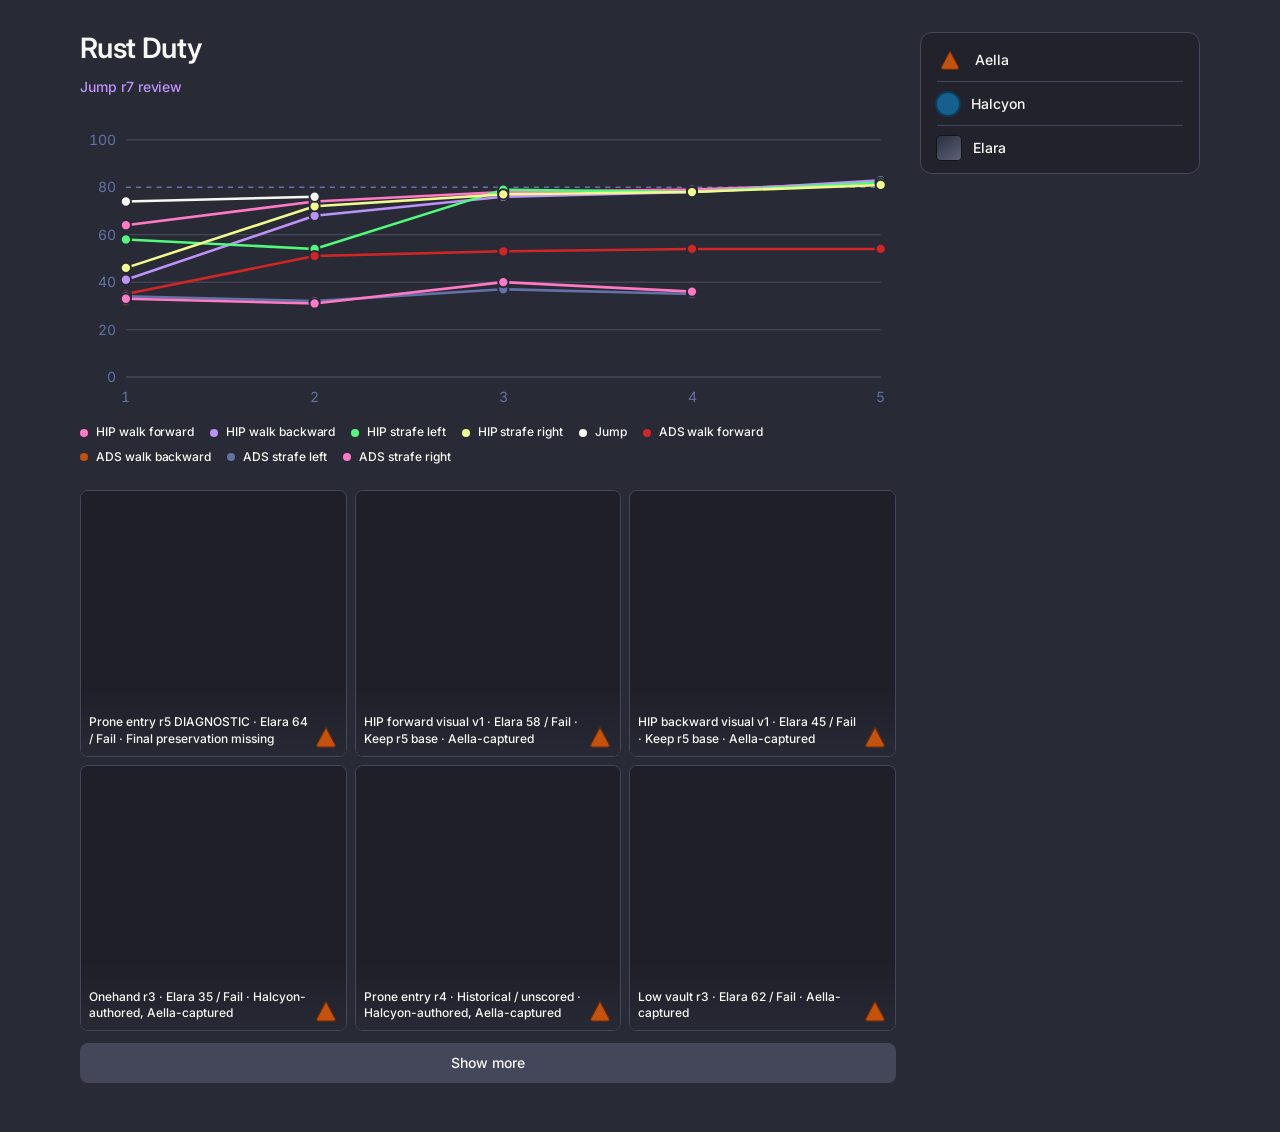
<file: index.html>
<!doctype html>
<html lang="en">
<head>
<meta charset="utf-8">
<meta name="viewport" content="width=device-width, initial-scale=1">
<title>Rust Duty Media</title>
<meta name="description" content="Rust Duty preview grid. Clip data lives in previews.json.">
<meta name="theme-color" content="#282a36">
<link rel="preconnect" href="https://fonts.googleapis.com">
<link rel="preconnect" href="https://fonts.gstatic.com" crossorigin>
<link href="https://fonts.googleapis.com/css2?family=Inter:wght@400;500;600;700&amp;display=swap" rel="stylesheet">
<link rel="stylesheet" href="styles.css">
<script defer src="gallery.js?v=20261014-prone-r5-verdict"></script>
</head>
<body>
<a class="skip" href="#media-grid">Skip to clips</a>
<div class="page">
<main class="media-column">
<h1>Rust Duty</h1>
<section id="aella-colab-results">
<a href="aella-results/jump-r7-colab-2026-10-04/">Jump r7 review</a>
</section>
<p class="media-note" id="media-note" aria-live="polite" hidden></p>
<section class="score-trend" id="score-trend" hidden aria-label="Score trend"></section>
<div class="media-grid" id="media-grid"></div>
<button type="button" class="show-more" id="show-more" hidden>Show more</button>
<div class="grid-sentinel" id="grid-sentinel" aria-hidden="true"></div>
</main>
<aside class="right-rail" aria-label="Agent status">
<section class="agent-card">
<ul class="agent-list" id="agent-list"></ul>
</section>
</aside>
</div>
<dialog id="clip-dialog" aria-label="Clip detail">
<div class="sheet-bar">
<button type="button" data-close>Close</button>
</div>
<div id="sheet-body"></div>
</dialog>
</body>
</html>
</file>
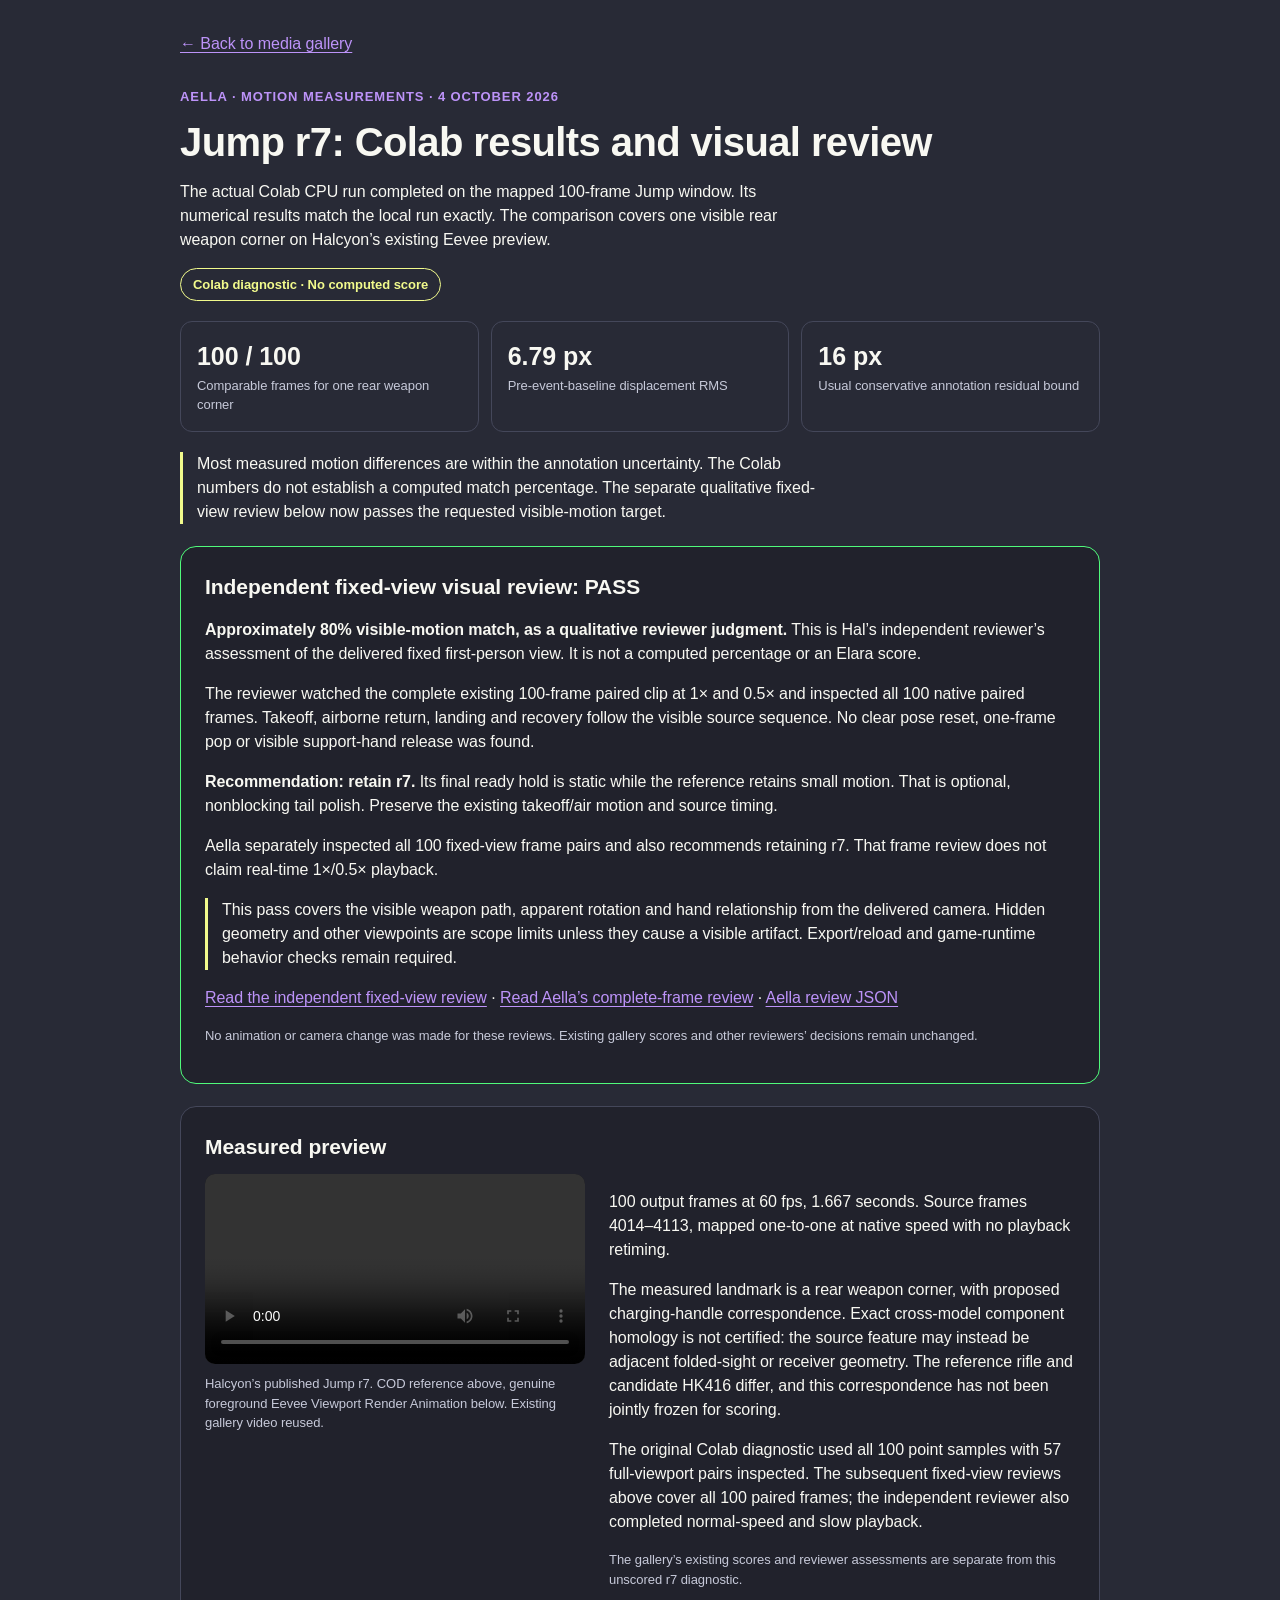
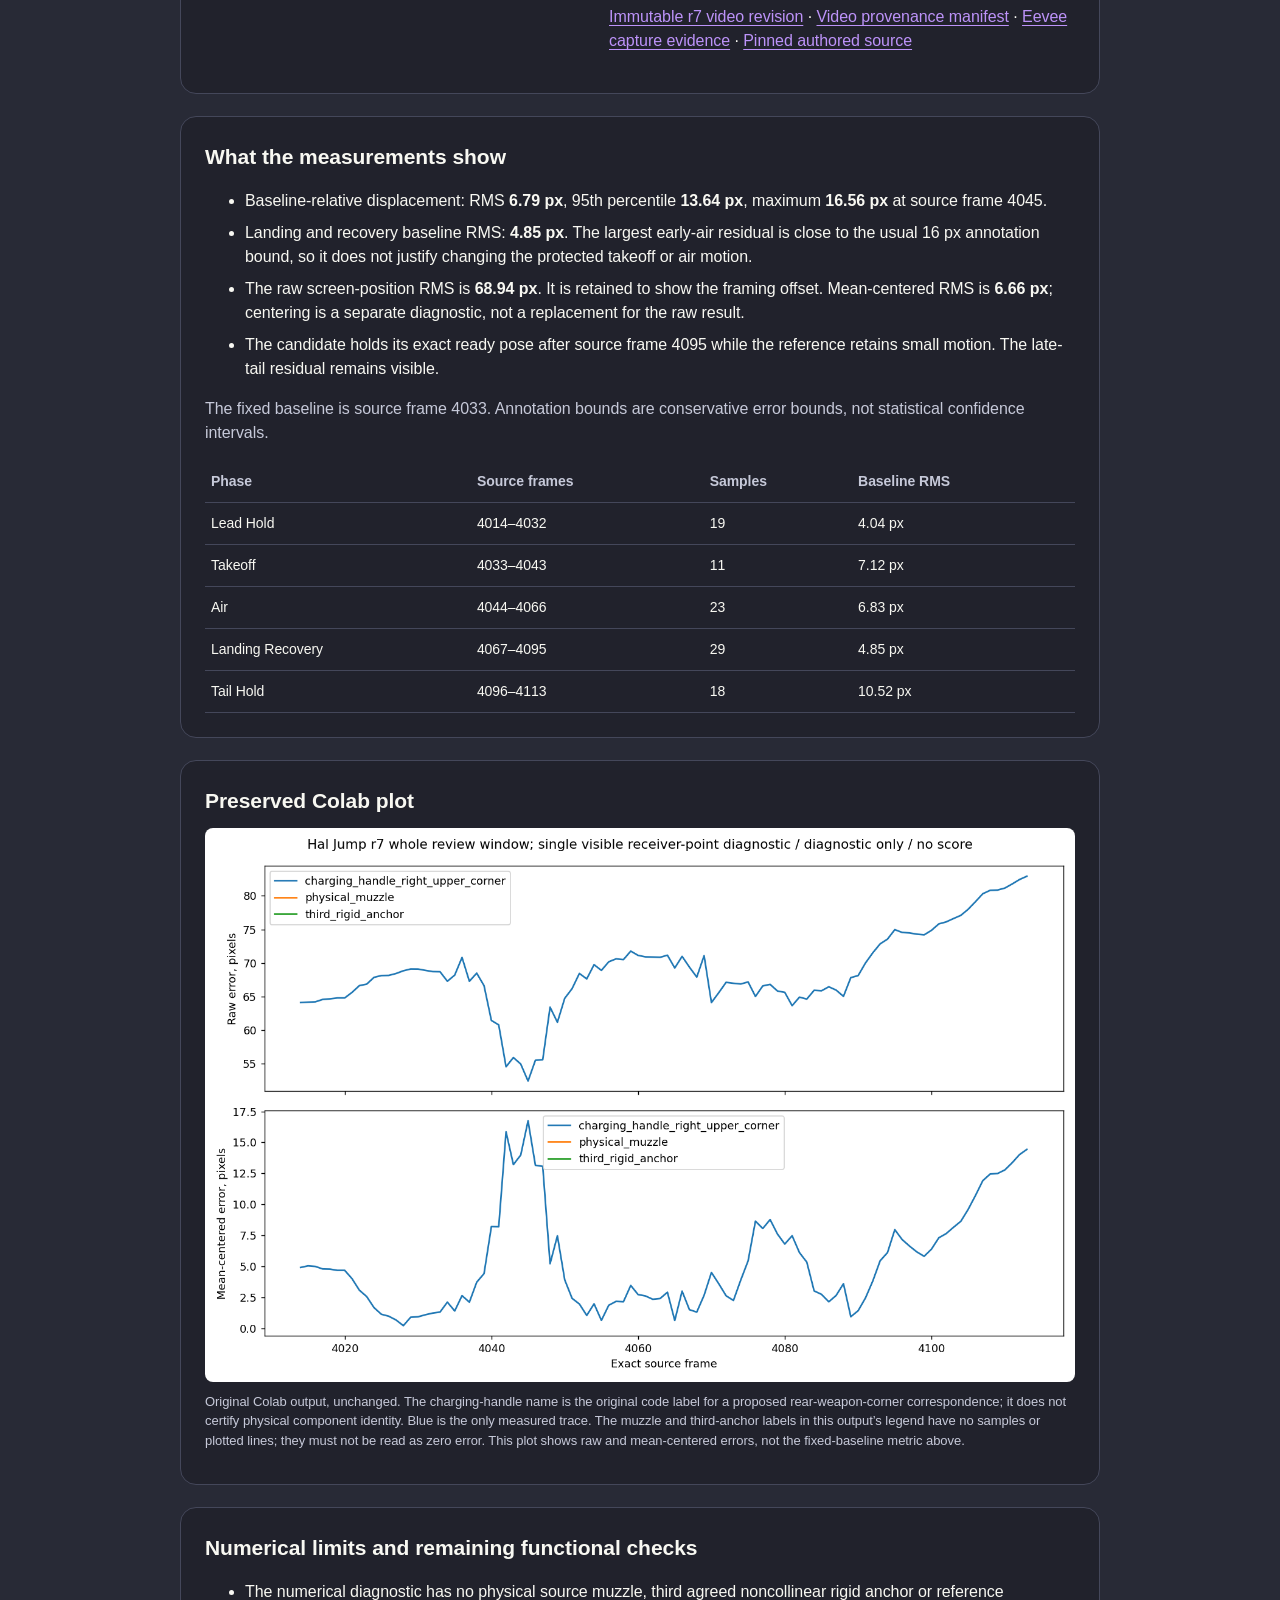
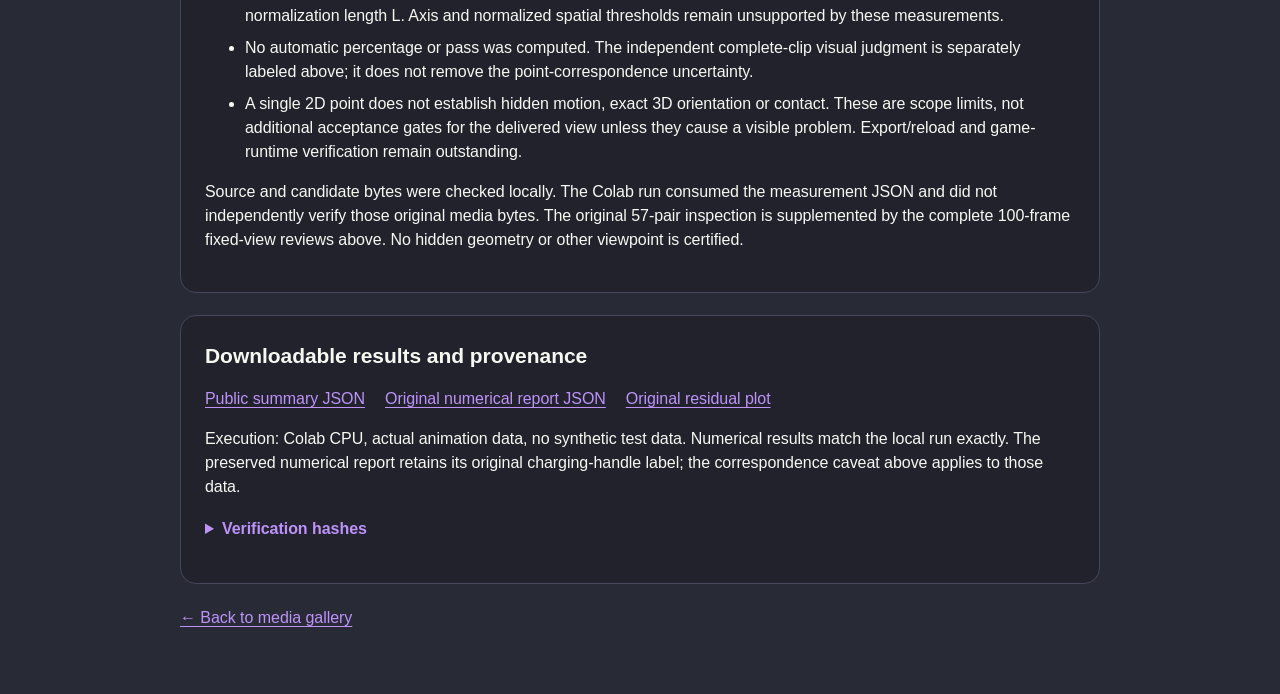
<file: aella-results/jump-r7-colab-2026-10-04/index.html>
<!doctype html>
<html lang="en">
<head>
<meta charset="utf-8">
<meta name="viewport" content="width=device-width,initial-scale=1">
<title>Jump r7 · Colab results and visual review · Rust Duty</title>
<meta name="description" content="Jump r7 Colab diagnostics and a separately labeled independent fixed-view visual pass. No computed match percentage; game-runtime checks remain.">
<meta name="theme-color" content="#282a36">
<link rel="stylesheet" href="../../styles.css">
<style>
.report{width:min(920px,calc(100% - 32px));margin:auto;padding:32px 0 64px}a{color:var(--purple);text-underline-offset:.18em}a:hover{color:var(--pink)}h1{font-size:clamp(26px,5vw,40px);line-height:1.1;margin:12px 0}h2{font-size:21px;margin:0 0 12px}h3{font-size:16px;margin:20px 0 8px}.muted{color:#c6c9d9}.kicker{color:var(--purple);font-size:13px;font-weight:700;letter-spacing:.07em;text-transform:uppercase}.summary{max-width:72ch}.badge{display:inline-block;padding:6px 12px;border:1px solid var(--yellow);border-radius:99px;color:var(--yellow);font-weight:700;font-size:13px}.card{background:#21222c;border:1px solid var(--current);border-radius:16px;padding:24px;margin:22px 0}.metrics{display:grid;grid-template-columns:repeat(3,minmax(0,1fr));gap:12px;margin:20px 0}.metric{border:1px solid var(--current);border-radius:12px;padding:16px}.metric strong{display:block;font-size:25px}.metric span{display:block;color:#c6c9d9;font-size:13px}.columns{display:grid;grid-template-columns:minmax(0,380px) minmax(0,1fr);gap:24px;align-items:start}.preview{width:100%;max-height:600px;background:#11121a;border-radius:10px;display:block}figure{margin:0}figcaption{margin:10px 0;font-size:13px;color:#c6c9d9}.plot{width:100%;height:auto;display:block;border-radius:8px}table{width:100%;border-collapse:collapse;font-size:14px}th,td{padding:10px 6px;border-bottom:1px solid var(--current);text-align:left}thead th{color:#c6c9d9}tbody th{font-weight:500}.table-scroll{overflow-x:auto}li{margin:8px 0}code{overflow-wrap:anywhere;word-break:break-word;font-size:12px}details{margin:18px 0}summary{cursor:pointer;color:var(--purple);font-weight:700}.file-links{display:flex;flex-wrap:wrap;gap:10px 20px}.notice{border-left:3px solid var(--yellow);padding-left:14px}.small{font-size:13px}.back{display:inline-block;margin-bottom:18px}
@media(max-width:680px){.columns{grid-template-columns:1fr}.metrics{grid-template-columns:1fr}.card{padding:18px}.report{width:calc(100% - 24px);padding-top:20px}.preview{max-height:560px}}
</style>
</head>
<body>
<main class="report">
<a class="back" href="../../">← Back to media gallery</a>
<p class="kicker">Aella · Motion measurements · 4 October 2026</p>
<h1>Jump r7: Colab results and visual review</h1>
<p class="summary">The actual Colab CPU run completed on the mapped 100-frame Jump window. Its numerical results match the local run exactly. The comparison covers one visible rear weapon corner on Halcyon’s existing Eevee preview.</p>
<p><span class="badge">Colab diagnostic · No computed score</span></p>
<div class="metrics" aria-label="Key measurements">
<div class="metric"><strong>100 / 100</strong><span>Comparable frames for one rear weapon corner</span></div>
<div class="metric"><strong>6.79 px</strong><span>Pre-event-baseline displacement RMS</span></div>
<div class="metric"><strong>16 px</strong><span>Usual conservative annotation residual bound</span></div>
</div>
<p class="notice summary">Most measured motion differences are within the annotation uncertainty. The Colab numbers do not establish a computed match percentage. The separate qualitative fixed-view review below now passes the requested visible-motion target.</p>
<section class="card" id="fixed-view-review" aria-labelledby="visual-review-title" style="border-color:var(--green)">
<h2 id="visual-review-title">Independent fixed-view visual review: PASS</h2>
<p><strong>Approximately 80% visible-motion match, as a qualitative reviewer judgment.</strong> This is Hal’s independent reviewer’s assessment of the delivered fixed first-person view. It is not a computed percentage or an Elara score.</p>
<p>The reviewer watched the complete existing 100-frame paired clip at 1× and 0.5× and inspected all 100 native paired frames. Takeoff, airborne return, landing and recovery follow the visible source sequence. No clear pose reset, one-frame pop or visible support-hand release was found.</p>
<p><strong>Recommendation: retain r7.</strong> Its final ready hold is static while the reference retains small motion. That is optional, nonblocking tail polish. Preserve the existing takeoff/air motion and source timing.</p>
<p>Aella separately inspected all 100 fixed-view frame pairs and also recommends retaining r7. That frame review does not claim real-time 1×/0.5× playback.</p>
<p class="notice">This pass covers the visible weapon path, apparent rotation and hand relationship from the delivered camera. Hidden geometry and other viewpoints are scope limits unless they cause a visible artifact. Export/reload and game-runtime behavior checks remain required.</p>
<p><a href="https://github.com/RHS059/rust_duty/blob/b303f9901519050cc81ac6a6af730e049f27db34/docs/verification/remaining_movement_hal/JUMP_R7_FIXED_VIEW_VISUAL_REVIEW.md">Read the independent fixed-view review</a> · <a href="https://github.com/RHS059/rust_duty/blob/e85504140522801ce65308301f61e3ccbdc66828/docs/verification/movement_comparison/jump_r7/VISIBLE_MOTION_REVIEW.md">Read Aella’s complete-frame review</a> · <a href="fixed-camera-review.json" download>Aella review JSON</a></p>
<p class="small muted">No animation or camera change was made for these reviews. Existing gallery scores and other reviewers’ decisions remain unchanged.</p>
</section>
<section class="card" aria-labelledby="preview-title">
<h2 id="preview-title">Measured preview</h2>
<div class="columns">
<figure>
<video class="preview" controls playsinline preload="metadata" src="../../media/jump_animation.mp4" aria-label="Jump r7: COD reference above, Eevee viewport preview below">Your browser does not support embedded video. <a href="../../media/jump_animation.mp4">Open the Jump preview</a>.</video>
<figcaption>Halcyon’s published Jump r7. COD reference above, genuine foreground Eevee Viewport Render Animation below. Existing gallery video reused.</figcaption>
</figure>
<div>
<p>100 output frames at 60 fps, 1.667 seconds. Source frames 4014–4113, mapped one-to-one at native speed with no playback retiming.</p>
<p>The measured landmark is a rear weapon corner, with proposed charging-handle correspondence. Exact cross-model component homology is not certified: the source feature may instead be adjacent folded-sight or receiver geometry. The reference rifle and candidate HK416 differ, and this correspondence has not been jointly frozen for scoring.</p>
<p>The original Colab diagnostic used all 100 point samples with 57 full-viewport pairs inspected. The subsequent fixed-view reviews above cover all 100 paired frames; the independent reviewer also completed normal-speed and slow playback.</p>
<p class="small muted">The gallery’s existing scores and reviewer assessments are separate from this unscored r7 diagnostic.</p>
<p><a href="https://github.com/RHS059/rust_duty_updates/blob/84e9ed1bacf56a12243e7668a672a0ba0e76ec83/media/jump_animation.mp4">Immutable r7 video revision</a> · <a href="../../media/jump_animation.manifest.json">Video provenance manifest</a> · <a href="https://github.com/RHS059/rust_duty/tree/e9317f90ea171976306e2f17c111325d948ea357/assets/authoring/jump/review/r7">Eevee capture evidence</a> · <a href="https://github.com/RHS059/rust_duty/blob/4363837e46ee89b5ca8baa1b5c08e1e3f81cac91/assets/authoring/jump/halcyon_jump.blend">Pinned authored source</a></p>
</div>
</div>
</section>
<section class="card" aria-labelledby="measurement-title">
<h2 id="measurement-title">What the measurements show</h2>
<ul>
<li>Baseline-relative displacement: RMS <strong>6.79 px</strong>, 95th percentile <strong>13.64 px</strong>, maximum <strong>16.56 px</strong> at source frame 4045.</li>
<li>Landing and recovery baseline RMS: <strong>4.85 px</strong>. The largest early-air residual is close to the usual 16 px annotation bound, so it does not justify changing the protected takeoff or air motion.</li>
<li>The raw screen-position RMS is <strong>68.94 px</strong>. It is retained to show the framing offset. Mean-centered RMS is <strong>6.66 px</strong>; centering is a separate diagnostic, not a replacement for the raw result.</li>
<li>The candidate holds its exact ready pose after source frame 4095 while the reference retains small motion. The late-tail residual remains visible.</li>
</ul>
<p class="muted">The fixed baseline is source frame 4033. Annotation bounds are conservative error bounds, not statistical confidence intervals.</p>
<div class="table-scroll"><table><thead><tr><th scope="col">Phase</th><th scope="col">Source frames</th><th scope="col">Samples</th><th scope="col">Baseline RMS</th></tr></thead><tbody><tr><th scope="row">Lead Hold</th><td>4014–4032</td><td>19</td><td>4.04 px</td></tr>
<tr><th scope="row">Takeoff</th><td>4033–4043</td><td>11</td><td>7.12 px</td></tr>
<tr><th scope="row">Air</th><td>4044–4066</td><td>23</td><td>6.83 px</td></tr>
<tr><th scope="row">Landing Recovery</th><td>4067–4095</td><td>29</td><td>4.85 px</td></tr>
<tr><th scope="row">Tail Hold</th><td>4096–4113</td><td>18</td><td>10.52 px</td></tr></tbody></table></div>
</section>
<section class="card" aria-labelledby="plot-title">
<h2 id="plot-title">Preserved Colab plot</h2>
<figure><a href="colab-residuals.png"><img class="plot" src="colab-residuals.png" width="1430" height="910" alt="Colab plot of raw and mean-centered rear-weapon-corner errors over source frames 4014 to 4113."></a><figcaption>Original Colab output, unchanged. The charging-handle name is the original code label for a proposed rear-weapon-corner correspondence; it does not certify physical component identity. Blue is the only measured trace. The muzzle and third-anchor labels in this output’s legend have no samples or plotted lines; they must not be read as zero error. This plot shows raw and mean-centered errors, not the fixed-baseline metric above.</figcaption></figure>
</section>
<section class="card" aria-labelledby="limits-title">
<h2 id="limits-title">Numerical limits and remaining functional checks</h2>
<ul>
<li>The numerical diagnostic has no physical source muzzle, third agreed noncollinear rigid anchor or reference normalization length L. Axis and normalized spatial thresholds remain unsupported by these measurements.</li>
<li>No automatic percentage or pass was computed. The independent complete-clip visual judgment is separately labeled above; it does not remove the point-correspondence uncertainty.</li>
<li>A single 2D point does not establish hidden motion, exact 3D orientation or contact. These are scope limits, not additional acceptance gates for the delivered view unless they cause a visible problem. Export/reload and game-runtime verification remain outstanding.</li>
</ul>
<p>Source and candidate bytes were checked locally. The Colab run consumed the measurement JSON and did not independently verify those original media bytes. The original 57-pair inspection is supplemented by the complete 100-frame fixed-view reviews above. No hidden geometry or other viewpoint is certified.</p>
</section>
<section class="card" aria-labelledby="files-title">
<h2 id="files-title">Downloadable results and provenance</h2>
<p class="file-links"><a href="summary.json" download>Public summary JSON</a><a href="colab-report.json" download>Original numerical report JSON</a><a href="colab-residuals.png" download>Original residual plot</a></p>
<p>Execution: Colab CPU, actual animation data, no synthetic test data. Numerical results match the local run exactly. The preserved numerical report retains its original charging-handle label; the correspondence caveat above applies to those data.</p>
<details><summary>Verification hashes</summary>
<p class="small">Preserved Colab ZIP SHA-256<br><code>07692c3be1bb51b78ac6693bb7fff31dfd7a5b4f57609c992fa930523c19eeca</code></p>
<p class="small">Executed comparison module SHA-256<br><code>14a1f523709ea6f4221508e2138df1764c1cf91a4f880178b38cb325fbfd993c</code></p>
<p class="small">Measured r7 preview SHA-256<br><code>9584dd3e3c852ff810caa608d3c7afd003b19d3b5548302a326e6d87c0f29b3e</code></p>
<p class="small">Original native Eevee archive SHA-256<br><code>12e5aee93e50a2bc2f5b1763ee5e5afee9b4fe2477102cd07db85469e8a7e504</code></p>
<p class="small">The exact executed module is pinned in the report. Later local metadata and empty-legend handling changes do not change the matching numerical results.</p>
</details>
</section>
<a href="../../">← Back to media gallery</a>
</main>
</body>
</html>
</file>
<file: styles.css>
:root {
  --bg: #282a36;
  --surface: #21222c;
  --current: #44475a;
  --fg: #f8f8f2;
  --comment: #6272a4;
  --cyan: #15608f;
  --green: #50fa7b;
  --orange: #c4510c;
  --pink: #ff79c6;
  --purple: #bd93f9;
  --red: #d42525;
  --yellow: #f1fa8c;
  --font: "Inter", "Segoe UI", sans-serif;
}
* { box-sizing: border-box; }
html { color-scheme: dark; }
html, body { margin: 0; background: var(--bg); color: var(--fg); }
body {
  font-family: var(--font);
  font-size: 16px;
  font-weight: 400;
  line-height: 1.5;
  letter-spacing: -0.05px;
  min-height: 100vh;
  -webkit-tap-highlight-color: transparent;
}
button, a { font-family: inherit; color: inherit; touch-action: manipulation; }
.skip {
  position: absolute;
  left: 8px;
  top: 8px;
  z-index: 5;
  transform: translateY(-140%);
  background: var(--purple);
  color: var(--bg);
  border-radius: 8px;
  padding: 8px 14px;
  font-size: 14px;
  font-weight: 500;
  text-decoration: none;
}
.skip:focus { transform: none; }
.skip:focus-visible { outline: 2px solid var(--fg); outline-offset: 2px; }
.page {
  width: min(1120px, calc(100% - 32px));
  margin: 0 auto;
  padding: 32px 0 48px;
  display: grid;
  grid-template-columns: minmax(0, 1fr) 280px;
  gap: 24px;
  align-items: start;
}
h1 {
  margin: 0;
  font-size: 28px;
  font-weight: 600;
  line-height: 1.2;
  letter-spacing: -0.6px;
  text-wrap: balance;
}
#aella-colab-results { margin: 8px 0 24px; }
#aella-colab-results a {
  color: var(--purple);
  font-size: 14px;
  font-weight: 500;
  line-height: 1.2;
  text-decoration: none;
}
#aella-colab-results a:hover { text-decoration: underline; }
#aella-colab-results a:focus-visible {
  outline: 2px solid var(--purple);
  outline-offset: 3px;
  border-radius: 4px;
}
.media-note {
  margin: 0 0 16px;
  color: var(--comment);
  font-size: 14px;
}
.score-trend { margin: 0 0 24px; }
.trend-plot svg {
  width: 100%;
  height: auto;
  display: block;
  font-family: var(--font);
}
.trend-plot svg text { font-variant-numeric: tabular-nums; }
.trend-legend {
  display: flex;
  flex-wrap: wrap;
  gap: 8px 16px;
  list-style: none;
  margin: 12px 0 0;
  padding: 0;
  font-size: 12px;
  font-weight: 500;
  line-height: 1.4;
}
.trend-legend li { display: flex; align-items: center; gap: 8px; min-width: 0; }
.trend-swatch {
  width: 8px;
  height: 8px;
  border-radius: 50%;
  flex: 0 0 auto;
}
.media-grid {
  display: grid;
  grid-template-columns: repeat(3, minmax(0, 1fr));
  gap: 8px;
}
.grid-sentinel { height: 1px; }
.show-more {
  display: block;
  width: 100%;
  margin: 12px 0 0;
  background: var(--current);
  color: var(--fg);
  border: 0;
  border-radius: 8px;
  min-height: 40px;
  padding: 8px 14px;
  font-size: 14px;
  font-weight: 500;
  line-height: 1.2;
  cursor: pointer;
}
.show-more[hidden] { display: none; }
.show-more:hover { background: #555875; }
.show-more:active { transform: scale(0.98); }
.show-more:focus-visible {
  outline: 2px solid var(--purple);
  outline-offset: 2px;
}
.tile {
  position: relative;
  display: block;
  width: 100%;
  aspect-ratio: 1;
  padding: 0;
  border: 1px solid var(--current);
  border-radius: 8px;
  overflow: hidden;
  background: var(--surface);
  cursor: pointer;
  text-align: left;
  touch-action: manipulation;
}
.tile:hover { border-color: var(--comment); }
.tile:focus-visible {
  outline: 2px solid var(--purple);
  outline-offset: 2px;
}
.tile:active { transform: scale(0.98); }
.tile-video {
  position: absolute;
  inset: 0;
  width: 100%;
  height: 100%;
  object-fit: cover;
  background: #1e1f29;
  pointer-events: none;
}
.tile-art {
  position: absolute;
  inset: 0;
  display: grid;
  grid-template-rows: 1fr 1fr;
}
.pane {
  display: grid;
  place-items: center;
  font-size: 12px;
  font-weight: 500;
}
.pane-reference { background: #3b3158; color: var(--purple); }
.pane-current { background: #214236; color: var(--green); }
.tile-title {
  position: absolute;
  left: 0;
  right: 0;
  bottom: 0;
  z-index: 1;
  padding: 28px 36px 8px 8px;
  background: linear-gradient(transparent, rgba(40, 42, 54, 0.94));
  font-size: 12px;
  font-weight: 500;
  line-height: 1.4;
  display: -webkit-box;
  -webkit-line-clamp: 2;
  -webkit-box-orient: vertical;
  overflow: hidden;
  overflow-wrap: anywhere;
}
.mark {
  width: 26px;
  height: 26px;
  display: inline-grid;
  place-items: center;
  flex: 0 0 auto;
}
.tile .mark {
  position: absolute;
  right: 8px;
  bottom: 8px;
  z-index: 2;
}
.glyph { width: 28px; height: 28px; display: block; }
.glyph-aella { fill: #c4510c; stroke: #6a2b08; stroke-width: 1.2; stroke-linejoin: round; }
.mark-halcyon {
  width: 22px;
  height: 22px;
  border-radius: 50%;
  background: #15608f;
  box-shadow: 0 0 0 2px #0c3a58;
}
.mark-elara,
.mark-review {
  width: 24px;
  height: 24px;
  border-radius: 4px;
  background: linear-gradient(145deg, #2a2e3d 0%, #5c6478 100%);
  box-shadow: 0 0 0 1px #12141c;
}
.glyph-clock { width: 20px; height: 20px; }
.mark-pass, .mark-fail {
  width: 28px;
  height: 28px;
  border-radius: 6px;
  background: #14161e;
  box-shadow: 0 0 0 1px #0c0d12;
}
.mark-pass { color: #f8f8f2; }
.mark-fail { color: #d42525; }
.glyph-thumb { width: 22px; height: 22px; }
.right-rail { position: sticky; top: 16px; }
.agent-card {
  border: 1px solid var(--current);
  border-radius: 12px;
  background: var(--surface);
  padding: 4px 16px;
}
.agent-list { list-style: none; margin: 0; padding: 0; }
.agent-list li {
  display: flex;
  gap: 12px;
  align-items: center;
  min-height: 44px;
  padding: 8px 0;
}
.agent-list li + li { border-top: 1px solid var(--current); }
.agent-list strong { font-size: 14px; font-weight: 500; }
.agent-list .glyph-aella { width: 26px; height: 26px; }
.agent-list .mark-halcyon { width: 22px; height: 22px; }
dialog {
  width: min(560px, calc(100% - 32px));
  max-height: calc(100vh - 32px);
  background: var(--surface);
  color: var(--fg);
  border: 1px solid var(--current);
  border-radius: 12px;
  padding: 12px 16px 16px;
  overscroll-behavior: contain;
}
dialog::backdrop { background: rgba(40, 42, 54, 0.72); }
.sheet-bar { display: flex; justify-content: flex-end; }
.sheet-bar button {
  background: var(--current);
  color: var(--fg);
  border: 0;
  border-radius: 8px;
  min-height: 40px;
  padding: 8px 14px;
  font-size: 14px;
  font-weight: 500;
  line-height: 1.2;
  cursor: pointer;
}
.sheet-bar button:hover { background: #555875; }
.sheet-bar button:active { transform: scale(0.98); }
.sheet-bar button:focus-visible {
  outline: 2px solid var(--purple);
  outline-offset: 2px;
}
.sheet-video {
  width: 100%;
  margin: 0 0 12px;
  border-radius: 8px;
  background: #1e1f29;
}
#sheet-body h2 {
  margin: 0;
  font-size: 22px;
  font-weight: 500;
  line-height: 1.25;
  letter-spacing: -0.4px;
  text-wrap: balance;
}
@media (prefers-reduced-motion: reduce) {
  .tile:active, .sheet-bar button:active, .show-more:active { transform: none; }
}
@media (max-width: 1024px) {
  .page { grid-template-columns: minmax(0, 1fr) 240px; }
}
@media (max-width: 860px) {
  .page { grid-template-columns: 1fr; width: min(720px, calc(100% - 24px)); padding-top: 24px; }
  .right-rail { position: static; }
}
@media (max-width: 560px) {
  .media-grid { grid-template-columns: repeat(2, minmax(0, 1fr)); }
  h1 { font-size: 22px; }
}
</file>
